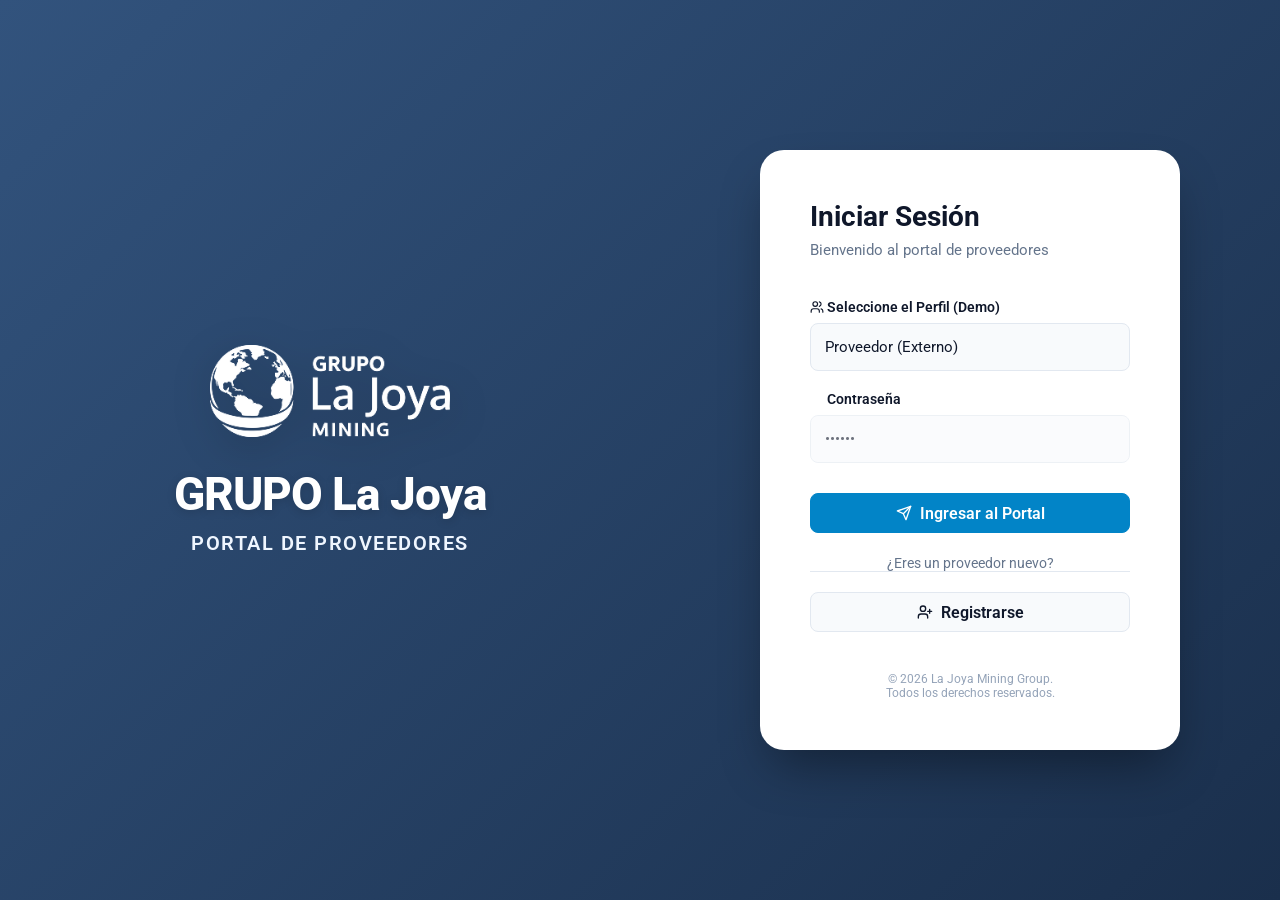
<file: index.html>
<!doctype html>
<html lang="es">
<head>
<meta charset="utf-8">
<link rel="icon" href="data:,">
<meta name="viewport" content="width=device-width,initial-scale=1">
<title>Portal de Proveedores App · La Joya</title>
<link rel="preconnect" href="https://fonts.googleapis.com">
<link href="https://fonts.googleapis.com/css2?family=Roboto:wght@400;500;700&family=Roboto+Mono:wght@400;500&display=swap" rel="stylesheet">
<link rel="stylesheet" href="./css/styles.css">
</head>
<body>

<aside id="side">
  <div class="logo">
    <svg width="34" height="34" viewBox="0 0 40 40"><defs><linearGradient id="gg" x1="0" y1="0" x2="1" y2="1"><stop offset="0" stop-color="#6fb7ff"/><stop offset="1" stop-color="#1b5fb8"/></linearGradient></defs><circle cx="20" cy="20" r="16" fill="url(#gg)"/><path d="M9 17c4-3 7-2 9 1s5 3 7 1 5-1 7 2c-1 6-6 11-13 11-6 0-10-4-10-9 0-2 0-4 0-6z" fill="#e9f3ff" opacity=".55"/><path d="M4 26c8 5 22 5 32-4" stroke="#f2c94c" stroke-width="3" fill="none" stroke-linecap="round"/></svg>
    <div class="t"><small>GRUPO</small><b>La Joya</b></div>
  </div>
  <nav id="nav"></nav>
  
  <div class="foot">© 2026 La Joya Mining Group</div>
</aside>

<div id="main">
  <header id="top">
    <button id="burger" title="Menú"></button>
    <div id="sw">
      <div class="box"><span id="sIc"></span><input id="sq" placeholder="Buscar funcionalidad..." autocomplete="off"></div>
      <div class="dd" id="sdd"></div>
    </div>
    <div class="sp"></div>
    <div id="co">
      <button class="sel" id="coB"></button>
      <div class="menu" id="coM"></div>
    </div>
    <button id="theme" title="Cambiar tema"></button>
    <div class="user"><b id="topUserName">Paul Andrade</b><span id="topUserRole">Administrador</span></div>
    <div class="av" id="topUserInitials">PA</div>
  </header>
  <div id="view"></div>
</div>

<div id="ov"></div>
<div id="toast"></div>

<script src="./js/data.js"></script>
<script src="js/modules.js"></script>
<script src="./js/app.js"></script>
</body>
</html>
</file>
<file: css/styles.css>
:root {
  --bg: #f8fafc;
  --card: #ffffff;
  --border: #e2e8f0;
  --ink: #0f172a;
  --mut: #64748b;
  --line: #e2e8f0; 
  --line2: #f1f5f9;
  
  --side:#0b1d3a; --side-ink:#aab6c8; --side-act:#087fae; --side-line:#1d3358;
  
  --prim: #0284c7; 
  --prim-h: #0369a1;
  --prim-soft: #e0f2fe;
  --prim-ink: #075985;
  
  --ok-bg: #dcfce7; --ok: #166534;
  --warn-bg: #fef9c3; --warn: #854d0e;
  --err-bg: #fee2e2; --err: #991b1b;
  --info-bg: #f1f5f9; --info: #475569;
  
  --shadow: 0 1px 2px 0 rgba(0, 0, 0, 0.05);
}
:root[data-theme="dark"] {
  --bg: #0f172a; --card: #1e293b; --border: #334155; --ink: #f8fafc; --mut: #94a3b8;
  --line: #334155; --line2: #1e293b;
  --side:#08142b;
  --prim: #38bdf8; --prim-h: #7dd3fc; --prim-soft: #0c4a6e; --prim-ink: #bae6fd;
  --ok-bg: #064e3b; --ok: #34d399;
  --warn-bg: #422006; --warn: #fbbf24;
  --err-bg: #450a0a; --err: #f87171;
  --info-bg: #0f172a; --info: #94a3b8;
  --shadow: 0 1px 3px 0 rgba(0, 0, 0, 0.4);
}
*{box-sizing:border-box}
html,body{height:100%}
body{margin:0;font-family:Roboto,'Segoe UI',system-ui,-apple-system,sans-serif;background:var(--bg);color:var(--ink);font-size:16px;display:flex;overflow:hidden;font-variant-numeric:tabular-nums}
button{font-family:inherit;font-size:inherit;cursor:pointer}
svg.i{width:1em;height:1em;stroke:currentColor;fill:none;stroke-width:2;stroke-linecap:round;stroke-linejoin:round;flex:none;vertical-align:-.125em}

/* ===== Sidebar ===== */
#side{width:280px;background:var(--side);color:#fff;display:flex;flex-direction:column;flex:none;transition:margin .2s}
#side.hide{margin-left:-280px}
.logo{height:72px;display:flex;align-items:center;justify-content:center;gap:6px;padding-top:6px}
.logo .t{line-height:1}
.logo .t small{display:block;font-size:8px;font-weight:700;letter-spacing:1.4px;color:#f2c94c;margin-bottom:1px}
.logo .t b{font-size:21px;font-weight:500;letter-spacing:.2px}
nav{flex:1;overflow:auto;padding:14px 0 0}
.grp-h{display:flex;align-items:center;gap:12px;width:100%;background:none;border:0;color:#fff;font-weight:500;font-size:18px;padding:0 24px 0 26px;height:50px;text-align:left}
.grp-h .i{font-size:20px}
.grp-h .chev{margin-left:auto;font-size:20px;transition:transform .15s}
.grp.closed .chev{transform:rotate(180deg)}
.grp.closed .sub{display:none}
.sub{margin:2px 0 8px 18px;border-left:1px solid var(--side-line);padding-left:0}
.item{display:flex;align-items:center;gap:14px;width:calc(100% - 0px);background:none;border:0;color:var(--side-ink);font-size:17px;height:48px;padding:0 0 0 24px;text-align:left;border-radius:8px 0 0 8px;margin:1px 0 1px 0}
.item .i{font-size:20px}
.item:hover{color:#fff;background:rgba(255,255,255,.05)}
.item.act{background:var(--side-act);color:#fff;margin-left:0}
.foot{border-top:1px solid var(--side-line);padding:22px 18px;font-size:12.5px;color:var(--side-ink)}

/* ===== Main ===== */
#main{flex:1;min-width:0;display:flex;flex-direction:column}
#top{height:60px;display:flex;align-items:center;gap:16px;padding:0 20px 0 20px;flex:none;position:relative}
#burger{background:none;border:0;color:#6aa5e8;font-size:24px;padding:6px;border-radius:8px;display:flex}
#burger:hover{background:rgba(0,0,0,.05)}
#sw{position:absolute;left:50%;transform:translateX(-50%);width:min(540px,44vw)}
#sw .box{display:flex;align-items:center;gap:10px;background:var(--card);border:1px solid #cfd6df;border-radius:8px;height:46px;padding:0 14px;color:var(--mut)}
#sw .box:focus-within{border-color:var(--prim);box-shadow:0 0 0 3px rgba(91,155,234,.25)}
#sw input{border:0;outline:0;background:none;flex:1;font:inherit;color:var(--ink);font-size:17px}
#sw .dd{position:absolute;top:52px;left:0;right:0;background:var(--card);border:1px solid var(--line);border-radius:10px;box-shadow:0 10px 30px rgba(0,0,0,.15);padding:6px;display:none;z-index:30}
#sw .dd.on{display:block}
#sw .dd button{display:flex;gap:10px;align-items:center;width:100%;background:none;border:0;padding:10px 12px;border-radius:8px;color:var(--ink);text-align:left}
#sw .dd button:hover{background:var(--bg)}
#sw .dd .em{padding:10px 12px;color:var(--mut);font-size:14px}
.sp{flex:1}
#co{position:relative}
#co button.sel{display:flex;align-items:center;gap:10px;background:var(--card);border:1px solid var(--line);border-radius:8px;height:46px;padding:0 14px;color:var(--ink);font-size:17px}
#co .i.b{color:var(--indigo)}
#co .menu{position:absolute;right:0;top:52px;background:var(--card);border:1px solid var(--line);border-radius:10px;box-shadow:0 10px 30px rgba(0,0,0,.15);padding:6px;min-width:260px;display:none;z-index:30}
#co .menu.on{display:block}
#co .menu div{padding:10px 12px;border-radius:8px;display:flex;gap:8px;align-items:center}
#co .menu div:hover{background:var(--bg)}
#theme{background:none;border:0;color:#5b8def;font-size:22px;padding:8px;border-radius:50%;display:flex}
#theme:hover{background:rgba(0,0,0,.05)}
.user{text-align:right;line-height:1.2}
.user b{display:block;font-size:17px;font-weight:500}
.user span{font-size:12.5px;color:var(--mut)}
.av{width:34px;height:34px;border-radius:50%;background:#dfe6f1;color:#334155;display:grid;place-items:center;font-size:16px}
#view{flex:1;overflow:auto;padding:14px 10px 30px 13px}
#view.no-scroll { overflow: hidden; padding-bottom: 0; display: flex; flex-direction: column; }
.wrapc{max-width:1500px;margin:0 auto;padding-top:6px}

/* ===== Common ===== */
h1.pt{display:flex;align-items:center;gap:10px;font-size:26px;font-weight:600;margin:6px 0 4px;letter-spacing:-.01em}
h1.pt .i{font-size:22px;font-weight:500}
.sub-t{color:#4b5563;font-size:14.5px;margin:0 0 14px}
:root[data-theme="dark"] .sub-t{color:var(--mut)}
.head{display:flex;align-items:flex-start;justify-content:space-between;gap:14px}
.head .btns{display:flex;gap:10px;margin-top:2px}
.card{background:var(--card);border-radius:12px;box-shadow:var(--shadow);border:1px solid var(--line2)}
.btn{display:inline-flex;align-items:center;justify-content:center;gap:8px;height:40px;padding:0 16px;border-radius:8px;border:1px solid var(--border);background:var(--card);color:var(--ink);font-weight:500;font-size:14px;transition:all 0.2s;cursor:pointer}
.btn:hover:not([disabled]){background:var(--line2)}
.btn:focus-visible{outline:2px solid var(--prim);outline-offset:2px}
.btn.p{background:var(--prim);border-color:var(--prim);color:#fff}
.btn.p:hover:not([disabled]){background:var(--prim-h)}
.btn.sm{height:32px;font-size:13px;padding:0 12px}
.btn.o{background:transparent;border-color:transparent;color:var(--prim)}
.btn.o:hover:not([disabled]){background:var(--prim-soft)}
.btn[disabled]{background:#f1f5f9!important;border-color:#e2e8f0!important;color:#94a3b8!important;cursor:not-allowed;opacity:1}
:root[data-theme="dark"] .btn[disabled]{background:#1e293b!important;border-color:#334155!important;color:#475569!important}
.badge{display:inline-block;padding:3px 9px;border-radius:7px;font-size:14px;font-weight:500;line-height:1.3}
.b-ok{background:var(--ok-bg);color:var(--ok);font-weight:700}
.b-info{background:var(--info-bg);color:var(--info);font-weight:700}
.b-warn{background:var(--warn-bg);color:var(--warn);font-weight:700;font-size:13px}
.b-grey{background:var(--grey-bg);color:var(--grey);font-weight:700;font-size:13px}
.b-red{background:#fde2e2;color:#b42318;font-weight:700}
.dot{display:inline-block;width:8px;height:8px;border-radius:50%;margin-right:7px;vertical-align:middle;position:relative;top:-1px}

/* ===== Tables ===== */
.tbl{width:100%;border-collapse:collapse}
.tbl th{text-align:left;font-weight:700;font-size:16px;padding:12px 10px;border-bottom:1px solid var(--line);white-space:nowrap}
.tbl td{padding:11px 10px;border-bottom:1px solid var(--line2);vertical-align:middle;font-size:15.5px}
.tbl tr:last-child td{border-bottom:0}
.tbl tbody tr.click{cursor:pointer}
.tbl tbody tr.click:hover td{background:rgba(91,155,234,.07)}
.mono{font-family:'Roboto Mono',ui-monospace,Menlo,monospace;font-size:13.5px}
.rz{font-weight:500;font-size:16.5px}
.cc{color:#374151}
:root[data-theme="dark"] .cc{color:var(--ink)}
.dt{color:#4b5563;font-size:15px;line-height:1.35}
:root[data-theme="dark"] .dt{color:var(--mut)}
.est{width:104px}
.pag{display:flex;justify-content:center;align-items:center;gap:12px;padding:8px 0 10px;border-top:1px solid var(--line2)}
.pag button{width:36px;height:36px;border-radius:50%;border:0;background:none;color:#6b7280;font-size:17px;display:grid;place-items:center}
.pag button:hover{background:var(--bg)}
.pag button[disabled]{opacity:.35;cursor:default}
.pag button.cur{background:var(--prim-soft);color:var(--prim-ink);font-size:16px}
.pag select{height:46px;padding:0 36px 0 14px;border:1px solid var(--line);border-radius:8px;background:var(--card) url("data:image/svg+xml,%3Csvg xmlns='http://www.w3.org/2000/svg' width='18' height='18' viewBox='0 0 24 24' fill='none' stroke='%236b7280' stroke-width='2' stroke-linecap='round' stroke-linejoin='round'%3E%3Cpath d='m6 9 6 6 6-6'/%3E%3C/svg%3E") no-repeat right 10px center;color:var(--ink);font:inherit;font-size:17px;appearance:none}
.pills{display:flex;gap:8px;margin:2px 0 14px;flex-wrap:wrap}
.pill{height:36px;padding:0 14px;border-radius:999px;border:1px solid var(--line);background:var(--card);color:#374151;font-size:14.5px}
:root[data-theme="dark"] .pill{color:var(--ink)}
.pill:hover{background:var(--bg)}
.pill.on{background:#0b1220;border-color:#0b1220;color:#fff;font-weight:500}
:root[data-theme="dark"] .pill.on{background:#e5e7eb;color:#0b1220;border-color:#e5e7eb}
.pill span{opacity:.8;margin-left:4px}
.empty{text-align:center;color:#8a97ab;padding:46px 0;font-size:16.5px}
.empty .i{font-size:19px;vertical-align:-.2em}

/* ===== Consulta RUC ===== */
.lbl{font-weight:700;font-size:14px;margin-bottom:8px;display:block}
.rucrow{display:flex;gap:12px;align-items:center}
.inp{flex:1;background:var(--card);border:1px solid var(--border);border-radius:8px;padding:10px 12px;font:inherit;font-size:15px;color:var(--ink);width:100%;transition:border-color 0.2s,box-shadow 0.2s;outline:none;box-sizing:border-box;}
.inp:focus{border-color:var(--prim);box-shadow:0 0 0 3px rgba(2, 132, 199, 0.15)}
select.inp { appearance: none; background: var(--card) url("data:image/svg+xml,%3Csvg xmlns='http://www.w3.org/2000/svg' width='16' height='16' viewBox='0 0 24 24' fill='none' stroke='%2364748b' stroke-width='2' stroke-linecap='round' stroke-linejoin='round'%3E%3Cpath d='m6 9 6 6 6-6'/%3E%3C/svg%3E") no-repeat right 12px center; padding-right: 36px; }

.ui-input{background:var(--card);border:1px solid var(--border);border-radius:8px;padding:10px 12px;font:inherit;font-size:15px;color:var(--ink);width:100%;transition:border-color 0.2s,box-shadow 0.2s;outline:none;box-sizing:border-box;}
.ui-input:focus{border-color:var(--prim);box-shadow:0 0 0 3px rgba(2, 132, 199, 0.15)}
select.ui-input { appearance: none; background: var(--card) url("data:image/svg+xml,%3Csvg xmlns='http://www.w3.org/2000/svg' width='16' height='16' viewBox='0 0 24 24' fill='none' stroke='%2364748b' stroke-width='2' stroke-linecap='round' stroke-linejoin='round'%3E%3Cpath d='m6 9 6 6 6-6'/%3E%3C/svg%3E") no-repeat right 12px center; padding-right: 36px; }
.sunat-h{display:flex;align-items:center;justify-content:space-between;padding:16px 18px;border-bottom:1px solid var(--line)}
.sunat-h h3{margin:0;font-size:17.5px;font-weight:500;display:flex;gap:10px;align-items:center}
.sunat-h h3 .i{color:var(--indigo);font-size:19px}
.fg{display:grid;grid-template-columns:1fr 1fr;gap:0 24px;padding:6px 18px 10px}
.fld{padding:10px 0 2px}
.fld.full{grid-column:1/-1}
.fld small{display:block;font-size:12px;letter-spacing:.2px;text-transform:uppercase;color:#7b8794;margin-bottom:2px}
.fld div{font-size:17.5px;min-height:26px}
.fld .badge{font-size:15px;font-weight:700;margin-top:3px}
.cardf{padding:0 18px 18px}
.cardf hr{border:0;border-top:1px solid var(--line);margin:14px 0 16px}
.err{color:#b42318;font-size:14px;margin-top:8px}

/* ===== Prospecto ===== */
.back{display:inline-flex;gap:6px;align-items:center;background:none;border:0;color:#4b5563;padding:2px 0 10px;font-size:15px}
.back:hover{color:var(--ink)}
.ph{padding:14px 16px 12px;margin-bottom:14px}
.ph .r1{display:flex;justify-content:space-between;align-items:flex-start;gap:10px}
.ph h2{margin:0 0 8px;font-size:21px;font-weight:700}
.ph .meta{display:flex;align-items:center;gap:12px;font-size:14px;margin-bottom:10px;flex-wrap:wrap}
.ph .ct{display:flex;align-items:center;gap:22px;color:#667085;font-size:14.5px;flex-wrap:wrap}
.ph .ct b{color:var(--ink);font-weight:700}
.ph .ct span{display:inline-flex;align-items:center;gap:8px}
.ibtn{background:none;border:0;color:#6b7280;padding:4px;border-radius:6px}
.ibtn:hover{background:var(--bg)}
.det{display:grid;grid-template-columns:minmax(320px,1fr) 2fr;gap:16px;align-items:start}
.col{display:flex;flex-direction:column;gap:14px}
.pc{padding:16px 15px 16px}
.pc h3{margin:0;font-size:15.5px;font-weight:700;display:flex;align-items:center;gap:10px}
.pc h3 .i{color:var(--indigo);font-size:17px}
.pc .hd{display:flex;align-items:center;justify-content:space-between;margin-bottom:8px}
.pc .lnk{background:none;border:0;color:var(--prim-ink);font-size:13px;display:inline-flex;gap:6px;align-items:center;padding:2px 0}
.pc .lnk:hover{text-decoration:underline}
.pc .mu{color:#8795a8;font-size:13.5px;line-height:1.45}
.two{display:grid;grid-template-columns:1fr 1fr;gap:4px 12px}
.pc .fld div{font-size:14px;min-height:0}
.pc .fld small{font-size:11px}
.pc .fld{padding:6px 0 2px}
.catl{font-size:14px;display:flex;gap:8px;align-items:baseline;margin-top:4px}
.catl i{font-style:normal;color:#8795a8;font-size:12px}
textarea.nota{width:100%;min-height:58px;resize:vertical;border:1px solid #cfd6df;border-radius:6px;padding:10px 12px;font:inherit;font-size:14.5px;background:var(--card);color:var(--ink);outline:0;margin-top:8px}
textarea.nota:focus{border-color:var(--prim)}
.notes{margin:6px 0 0;padding:0;list-style:none}
.notes li{background:var(--bg);border-radius:8px;padding:8px 10px;margin-top:6px;font-size:14px}
.notes li small{display:block;color:var(--mut);font-size:11.5px;margin-top:2px}
.doc-h{display:flex;justify-content:space-between;align-items:center;padding:15px 14px 8px}
.doc-h h3{margin:0;font-size:15.5px;font-weight:700;display:flex;gap:10px;align-items:center}
.doc-h h3 .i{color:var(--indigo)}
.doc-h span{font-size:13px;color:#6b7280}
.doc-t .tbl th{font-size:14.5px;padding:10px 7px}
.doc-t .tbl td{font-size:13.5px;padding:9px 7px}
.doc-t .tbl th:first-child,.doc-t .tbl td:first-child{padding-left:8px}
.cod{font-family:'Roboto Mono',monospace;font-size:10.5px;font-weight:500}
.st-pend{color:#8795a8;font-weight:700}.st-rev{color:#7c3aed;font-weight:700}.st-ok{color:#0f9d6a;font-weight:700}

/* ===== Modal & toast ===== */
#ov{position:fixed;inset:0;background:rgba(75,85,99,.55);display:none;align-items:center;justify-content:center;z-index:50;padding:16px}
#ov.on{display:flex}
.modal{background:var(--card);border-radius:14px;width:min(644px,100%);max-height:94vh;display:flex;flex-direction:column;box-shadow:0 24px 60px rgba(0,0,0,.35)}
.modal .mh{display:flex;justify-content:space-between;align-items:center;padding:24px 20px 6px}
.modal .mh h2{margin:0;font-size:20px;font-weight:700}
.modal .mb{padding:6px 20px 14px;overflow:auto}
.modal .mf{display:flex;justify-content:flex-end;align-items:center;gap:10px;padding:10px 20px 16px}
.modal .xb{background:none;border:0;color:#6b7280;font-size:18px;padding:4px;border-radius:6px}
.modal .xb:hover{background:var(--bg)}
.pv small{display:block;font-size:11px;color:#8795a8;text-transform:uppercase;margin-top:12px}
.pv b{font-size:15px;font-weight:700;display:block;margin-top:3px}
.pv .mono{color:#475569;font-size:12.5px}
.f2{display:grid;grid-template-columns:1fr 1fr;gap:12px;margin-top:16px}
.f2 label{font-size:13px;font-weight:500;display:block;margin-bottom:5px}
.mi{width:100%;height:40px;border:1px solid #cfd6df;border-radius:6px;padding:0 12px;font:inherit;font-size:15px;background:var(--card);color:var(--ink);outline:0}
.mi:focus{border-color:var(--prim);box-shadow:0 0 0 3px rgba(91,155,234,.2)}
.mi.bad{border-color:#e55353}
.qq{margin-top:16px;font-size:13.5px;font-weight:700}
.qs{font-size:11.5px;color:#6b7280;margin:3px 0 8px}
.chips{display:flex;flex-wrap:wrap;gap:6px;margin:4px 0 8px;min-height:20px;font-size:13px;color:#8795a8}
.chip{background:var(--prim-soft);color:var(--prim-ink);border-radius:999px;padding:3px 6px 3px 10px;font-size:12.5px;display:inline-flex;align-items:center;gap:4px}
.chip button{background:none;border:0;color:inherit;padding:0 2px;display:flex}
.seg-all{background:none;border:0;color:#52607a;text-decoration:underline;font-size:12.5px;padding:0;margin:10px 0 6px}
.list{border:1px solid #d9dee7;border-radius:6px;height:252px;overflow:auto;margin-top:6px}
tr[data-ruc]:hover{background:var(--bg);cursor:pointer}
.row{display:flex;align-items:center;gap:12px;padding:8px 10px;border-bottom:1px solid var(--line2);cursor:pointer;font-size:13.5px;min-height:34px}
.row:hover{background:var(--bg)}
.row .cb{width:17px;height:17px;border:1px solid #b9c2d0;border-radius:4px;flex:none;display:grid;place-items:center;background:var(--card)}
.row.on .cb{background:var(--prim);border-color:var(--prim);color:#fff}
.row .cb .i{font-size:12px;stroke-width:3;display:none}
.row.on .cb .i{display:block}
.row .cd{font-family:'Roboto Mono',monospace;font-size:10.5px;color:#7b8794;width:62px;flex:none}
.row .nm{flex:1}
.row .cr{background:#ffe9d6;color:#c2410c;font-weight:700;font-size:11.5px;padding:4px 9px;border-radius:7px}
.mbtn{height:40px;padding:0 14px;border-radius:8px;border:0;background:none;color:#6b7280;font-weight:500;font-size:15px;display:inline-flex;align-items:center;gap:7px}
.mbtn:hover{background:var(--bg)}
.mbtn.p{background:var(--prim);color:#fff;padding:0 16px}
.mbtn.p:hover{background:var(--prim-h)}
.mbtn.p[disabled]{opacity:.55;cursor:not-allowed}
.mbtn.d{background:#d9480f;color:#fff}
#toast{position:fixed;right:22px;bottom:22px;background:#111827;color:#fff;padding:12px 16px;border-radius:10px;font-size:14.5px;box-shadow:0 10px 30px rgba(0,0,0,.3);transform:translateY(20px);opacity:0;pointer-events:none;transition:.25s;z-index:60;display:flex;gap:8px;align-items:center}
#toast.on{transform:none;opacity:1}
.spin{animation:sp .7s linear}
@keyframes sp{to{transform:rotate(360deg)}}
.ph-box{padding:40px 24px;text-align:center;color:var(--mut)}
.pros-fixed-layout { display: flex; flex-direction: column; flex: 1; min-height: 0; }
.pros-fixed-layout .det { flex: 1; min-height: 0; overflow: hidden; align-items: stretch; margin-bottom: 0; }
.pros-fixed-layout .col-scroll { overflow-y: auto; padding-right: 6px; }
.pros-fixed-layout .col-static { overflow: hidden; display: flex; flex-direction: column; padding-bottom: 2px; }
.pros-fixed-layout .doc-t { flex: 1; display: flex; flex-direction: column; min-height: 0; margin-bottom: 0; }
.pros-fixed-layout .doc-t .tw { flex: 1; overflow-y: auto; }
@media(max-width:900px){
  #side{position:absolute;z-index:40;height:100%;box-shadow:6px 0 20px rgba(0,0,0,.3)}
  #sw{display:none}.user div{display:none}
  .det{grid-template-columns:1fr}
  .tbl{min-width:900px}.tw{overflow:auto}
}


.col-scroll::-webkit-scrollbar, .tw::-webkit-scrollbar { display: none; }
.col-scroll, .tw { -ms-overflow-style: none; scrollbar-width: none; }

/* ===== Progreso de Homologación (vertical, columna izquierda) ===== */
.prog .hd{margin-bottom:4px}
.vsteps{list-style:none;margin:6px 0 0;padding:0}
.vs{position:relative;display:flex;align-items:center;gap:14px;padding:0 2px;border-top:1px solid var(--line);height:84px}
.vs:last-child{border-bottom:1px solid var(--line)}
.vs-dot{flex:none;width:34px;height:34px;border-radius:50%;display:grid;place-items:center;font-weight:700;font-size:15px;background:#f1f5f9;color:#64748b;border:2px solid #cbd5e1;position:relative;z-index:1}
.vs:not(:last-child) .vs-dot::after{content:"";position:absolute;left:50%;top:100%;width:2px;height:calc(84px - 34px);margin-left:-1px;background:#cbd5e1;z-index:0}
.vs.done .vs-dot{background:#0f9d6a;border-color:#0f9d6a;color:#fff}
.vs.done:not(:last-child) .vs-dot::after{background:#0f9d6a}
.vs.active .vs-dot{background:#1b5fb8;border-color:#1b5fb8;color:#fff;box-shadow:0 0 0 5px rgba(27,95,184,.15)}
.vs.bad .vs-dot{background:#dc2626;border-color:#dc2626;color:#fff}
.vs-tx{flex:1;min-width:0;display:flex;flex-direction:column;gap:2px}
.vs-tx b{font-size:14.5px;font-weight:700;color:var(--ink)}
.vs.todo .vs-tx b{color:#64748b}
.vs-tx small{font-size:12.5px;color:#8795a8;line-height:1.35;display:-webkit-box;-webkit-line-clamp:2;line-clamp:2;-webkit-box-orient:vertical;overflow:hidden}
.vs-tag{flex:none;font-size:11.5px;font-weight:700;padding:3px 9px;border-radius:999px;background:#eef0f3;color:#64748b}
.vs.done .vs-tag{background:var(--ok-bg);color:var(--ok)}
.vs.active .vs-tag{background:#dbeafe;color:#1b5fb8}
.vs.bad .vs-tag{background:#fde2e2;color:#b42318}

/* ===== Barra superior: buscador sin solaparse con el selector de empresa ===== */
#sw{position:relative!important;left:auto!important;transform:none!important;flex:1 1 auto;width:auto!important;max-width:540px;margin:0 auto}
#top .sp{flex:0 0 0!important}

/* ===== Rediseño Documentos y Sustentos ===== */
:root {
  --pdf-bg: #fee2e2;
  --pdf-ink: #b91c1c;
  --xml-bg: #e0f2fe;
  --xml-ink: #0369a1;
}
:root[data-theme="dark"] {
  --pdf-bg: #7f1d1d;
  --pdf-ink: #fca5a5;
  --xml-bg: #0c4a6e;
  --xml-ink: #7dd3fc;
}
.docs-container { display: flex; flex-direction: column; gap: 12px; padding: 20px; }
.docs-header { display: flex; flex-direction: column; gap: 12px; margin-bottom: 12px; }
.docs-header-top { display: flex; justify-content: space-between; align-items: flex-end; }
.docs-title { font-size: 16px; font-weight: 600; margin: 0; display: flex; align-items: center; gap: 8px; color: var(--ink); }
.docs-stats { font-size: 13.5px; color: var(--mut); }
.docs-progress-bar { width: 100%; height: 4px; background: var(--line2); border-radius: 4px; overflow: hidden; display: flex; }
.docs-progress-ok { height: 100%; background: var(--ok); transition: width 0.4s; }
.docs-progress-rev { height: 100%; background: var(--warn); transition: width 0.4s; }

.doc-row {
  display: flex; align-items: center; justify-content: space-between;
  padding: 16px; border: 1px solid transparent; border-bottom-color: var(--line);
  background: var(--card); transition: border-color 0.2s, box-shadow 0.2s;
}
.doc-row:last-child { border-bottom-color: transparent; }
.doc-row:hover { border-color: var(--line); box-shadow: var(--shadow); border-radius: 8px; }
.doc-info { display: flex; flex-direction: column; gap: 6px; flex: 1; }
.doc-name { font-weight: 600; font-size: 15px; color: var(--ink); display: flex; align-items: center; gap: 10px; }

.doc-chips { display: flex; gap: 6px; align-items: center; }
.doc-chip {
  padding: 2px 8px; border-radius: 12px; font-size: 11.5px; font-weight: 700;
  cursor: pointer; border: none; transition: opacity 0.2s; line-height: 1.5;
}
.doc-chip:hover { opacity: 0.8; }
.doc-chip.pdf { background: var(--pdf-bg); color: var(--pdf-ink); }
.doc-chip.xml { background: var(--xml-bg); color: var(--xml-ink); }

.doc-actions { display: flex; align-items: center; gap: 24px; }
.doc-status { display: inline-flex; align-items: center; gap: 6px; font-size: 13px; font-weight: 500; text-transform: capitalize; }
.doc-status .dot { width: 8px; height: 8px; border-radius: 50%; }
.status-ACEPTADO { color: var(--ok); }
.status-ACEPTADO .dot { background: var(--ok); }
.status-OBSERVADO { color: var(--warn); }
.status-OBSERVADO .dot { background: var(--warn); }
.status-EN_REVISION { color: var(--info); }
.status-EN_REVISION .dot { background: var(--info); }

.doc-eval-btn {
  background: transparent; border: 1px solid var(--line); color: var(--ink);
  padding: 6px 12px; border-radius: 6px; font-size: 13px; font-weight: 500;
  transition: background 0.2s, border-color 0.2s;
}
.doc-eval-btn:hover { background: var(--line2); border-color: #cbd5e1; }

@media (max-width: 600px) {
  .doc-row { flex-direction: column; align-items: flex-start; gap: 14px; }
  .doc-actions { width: 100%; justify-content: space-between; }
}

/* ===== Unification UI Components ===== */
.ui-status {
  display: inline-flex; align-items: center; gap: 6px;
  font-size: 13px; font-weight: 500;
}
.ui-status .dot { width: 8px; height: 8px; border-radius: 50%; }
.ui-status.--ok { color: var(--ok); }
.ui-status.--ok .dot { background: var(--ok); }
.ui-status.--review { color: var(--warn); }
.ui-status.--review .dot { background: var(--warn); }
.ui-status.--error { color: var(--err); }
.ui-status.--error .dot { background: var(--err); }
.ui-status.--neutral { color: var(--mut); }
.ui-status.--neutral .dot { background: var(--mut); }

.ui-chip {
  display: inline-flex; align-items: center; justify-content: center;
  padding: 2px 8px; border-radius: 4px; font-size: 11px; font-weight: 600; letter-spacing: 0.02em;
  background: var(--line2); color: var(--mut); text-transform: uppercase;
}

/* Table rediseño */
.ui-table { width: 100%; border-collapse: collapse; font-variant-numeric: tabular-nums; }
.ui-table th {
  text-align: left; font-size: 12px; font-weight: 600; color: var(--mut);
  text-transform: uppercase; letter-spacing: 0.04em; padding: 12px 16px;
  border-bottom: 1px solid var(--line); white-space: nowrap;
}
.ui-table td {
  padding: 14px 16px; border-bottom: 1px solid var(--line2);
  font-size: 14.5px; color: var(--ink); vertical-align: middle;
}
.ui-table tbody tr { transition: background 0.15s; }
.ui-table tbody tr:hover { background: var(--line2); }
.ui-table tbody tr.selected { background: var(--prim-soft); }
.ui-table th.right, .ui-table td.right { text-align: right; }

@media (max-width: 768px) {
  .ui-table.mobile-cards thead { display: none; }
  .ui-table.mobile-cards tbody tr {
    display: flex; flex-direction: column; gap: 8px;
    padding: 16px; border: 1px solid var(--border); border-radius: 8px;
    margin-bottom: 12px; background: var(--card);
  }
  .ui-table.mobile-cards tbody td {
    padding: 0; border: none; display: flex; justify-content: space-between;
  }
  .ui-table.mobile-cards tbody td::before {
    content: attr(data-label); font-size: 12px; color: var(--mut);
    text-transform: uppercase; font-weight: 600;
  }
  .ui-table.mobile-cards tbody td.right { text-align: left; justify-content: space-between; }
}

/* Step Indicator & Sticky Footer */
.step-indicator {
  display: flex; align-items: center; gap: 12px; font-size: 14px; font-weight: 500; color: var(--mut);
  margin-bottom: 16px;
}
.step-indicator .step { display: flex; align-items: center; gap: 8px; }
.step-indicator .step.active { color: var(--prim); font-weight: 600; }
.step-indicator .step.active .circle { background: var(--prim); color: #fff; border-color: var(--prim); }
.step-indicator .circle {
  width: 24px; height: 24px; border-radius: 50%; border: 1px solid var(--mut);
  display: flex; align-items: center; justify-content: center; font-size: 12px;
}
.sticky-footer {
  position: sticky; bottom: 0; background: var(--card); border-top: 1px solid var(--border);
  padding: 16px 24px; display: flex; justify-content: space-between; align-items: center;
  box-shadow: 0 -4px 12px rgba(0,0,0,0.05); z-index: 10; margin: 24px -20px -30px;
}
.sticky-footer .summary { font-size: 16px; font-weight: 500; color: var(--ink); }

/* Totales y Dropzones */
.ui-totals-block { display: flex; flex-direction: column; gap: 8px; align-items: flex-end; padding: 16px 16px 0; border-top: 1px solid var(--line); margin-top: 8px; }
.ui-totals-row { display: flex; justify-content: space-between; width: 280px; font-size: 14.5px; color: var(--mut); }
.ui-totals-row.main { color: var(--ink); font-size: 18px; font-weight: 700; border-top: 1px solid var(--line2); padding-top: 8px; margin-top: 4px; }

.ui-dropzone {
  border: 2px dashed var(--border); border-radius: 8px; padding: 16px;
  display: flex; align-items: center; justify-content: space-between;
  background: var(--card); transition: all 0.2s; cursor: pointer; gap: 16px;
}
.ui-dropzone:hover { border-color: var(--mut); }
.ui-dropzone.drag-active { border-color: var(--prim); background: var(--prim-soft); }
.ui-dropzone.filled { border-style: solid; border-color: var(--line); background: var(--bg); cursor: default; }

.ui-dz-info { display: flex; flex-direction: column; gap: 4px; flex: 1; }
.ui-dz-title { font-weight: 600; font-size: 14.5px; color: var(--ink); display: flex; align-items: center; gap: 8px; }
.ui-dz-desc { font-size: 13px; color: var(--mut); }

.ui-dz-status { font-size: 13.5px; font-weight: 500; color: var(--mut); }
.ui-dropzone.filled .ui-dz-status { display: none; }

.ui-dz-file { display: none; align-items: center; gap: 12px; }
.ui-dropzone.filled .ui-dz-file { display: flex; }
.ui-dz-file-name { font-weight: 500; font-size: 14px; color: var(--ink); word-break: break-all; }
.ui-dz-file-meta { font-size: 12px; color: var(--mut); }
.ui-dz-remove {
  background: none; border: none; color: var(--err); cursor: pointer; font-size: 18px; padding: 4px;
  display: flex; align-items: center; justify-content: center; border-radius: 4px;
}
.ui-dz-remove:hover { background: var(--err-bg); }

/* Form Helpers */
.ui-lbl { font-size: 13px; font-weight: 600; color: var(--mut); margin-bottom: 6px; display: block; text-transform: uppercase; letter-spacing: 0.02em; }
.ui-fg { display: grid; grid-template-columns: 1fr 1fr; gap: 20px; }
@media (max-width: 600px) {
  .ui-fg { grid-template-columns: 1fr; }
}
.ui-err { color: var(--err); font-size: 12.5px; margin-top: 6px; display: none; }

/* Dashboard Métricas */
.ui-metrics { display: grid; grid-template-columns: repeat(auto-fit, minmax(200px, 1fr)); gap: 16px; margin-bottom: 24px; }
.ui-metric { background: var(--card); border: 1px solid var(--border); border-radius: 12px; padding: 20px; display: flex; flex-direction: column; gap: 8px; box-shadow: var(--shadow); }
.ui-metric-lbl { font-size: 13.5px; color: var(--mut); font-weight: 500; }
.ui-metric-val { font-size: 24px; font-weight: 700; color: var(--ink); font-variant-numeric: tabular-nums; }

/* Filter Bar */
.ui-filter-bar { display: flex; flex-wrap: wrap; gap: 16px; justify-content: space-between; align-items: center; margin-bottom: 16px; }
.ui-tabs { display: flex; gap: 8px; overflow-x: auto; padding-bottom: 4px; }
.ui-tab { background: var(--line2); color: var(--mut); border: none; padding: 6px 14px; border-radius: 20px; font-size: 13.5px; font-weight: 500; cursor: pointer; transition: all 0.2s; white-space: nowrap; }
.ui-tab:hover { background: #e2e8f0; }
.ui-tab.active { background: var(--ink); color: #fff; }
.ui-search { position: relative; width: 300px; max-width: 100%; }
.ui-search .i { position: absolute; left: 12px; top: 50%; transform: translateY(-50%); color: var(--mut); }
.ui-search .ui-input { padding-left: 36px; border-radius: 20px; }

/* Expandable rows */
.ui-table th { position: sticky; top: 0; background: var(--card); z-index: 2; box-shadow: 0 1px 0 var(--line); border-bottom: none; }
.ui-expand-btn { background: none; border: none; color: var(--mut); cursor: pointer; padding: 4px; display: inline-flex; align-items: center; justify-content: center; transition: transform 0.2s; }
.ui-expand-btn.open { transform: rotate(180deg); }
.ui-table tbody tr.ui-expand-row { display: none; background: var(--bg); padding: 0; border: none; }
.ui-table tbody tr.ui-expand-row.open { display: table-row; }
@media (max-width: 768px) { .ui-table tbody tr.ui-expand-row.open { display: block; } }
.ui-expand-content { padding: 16px; border-bottom: 1px solid var(--line2); }
.ui-detail-grid { display: grid; grid-template-columns: repeat(auto-fit, minmax(200px, 1fr)); gap: 16px; }
.ui-detail-item { font-size: 13.5px; }
.ui-detail-item strong { color: var(--ink); font-weight: 600; display: block; margin-bottom: 2px; }
.ui-detail-item .muted { color: var(--mut); font-size: 12.5px; }
</file>
